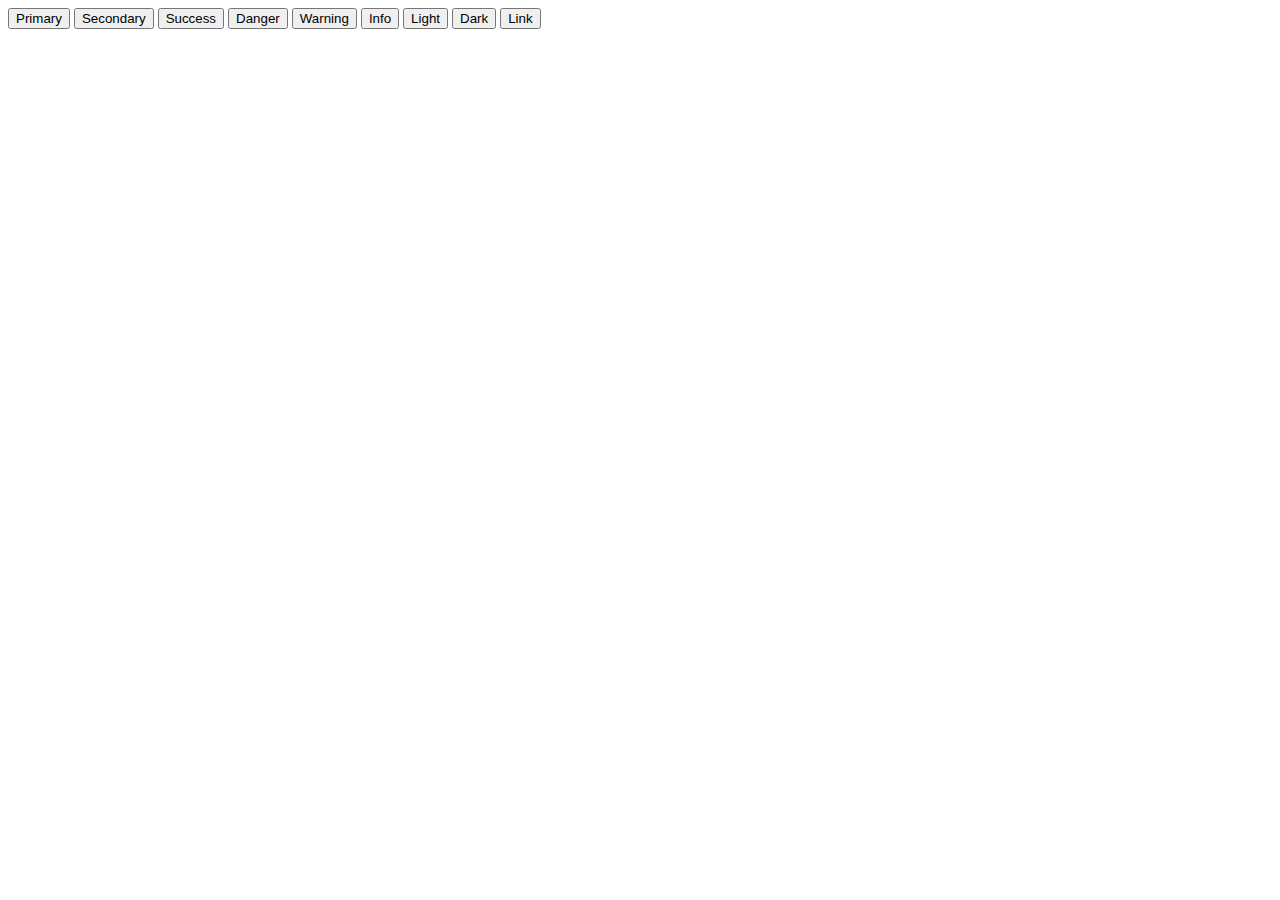
<file: bootstrap/index.html>
<!DOCTYPE html>
<html lang="en">
<head>
    <meta charset="UTF-8">
    <meta http-equiv="X-UA-Compatible" content="IE=edge">
    <meta name="viewport" content="width=device-width, initial-scale=1.0">
    <title>遠智證券 - 線上資產查詢</title>
</head>
<body>
    <button type="button" class="btn btn-primary">Primary</button>
<button type="button" class="btn btn-secondary">Secondary</button>
<button type="button" class="btn btn-success">Success</button>
<button type="button" class="btn btn-danger">Danger</button>
<button type="button" class="btn btn-warning">Warning</button>
<button type="button" class="btn btn-info">Info</button>
<button type="button" class="btn btn-light">Light</button>
<button type="button" class="btn btn-dark">Dark</button>

<button type="button" class="btn btn-link">Link</button>
    
</body>
</html>
</file>
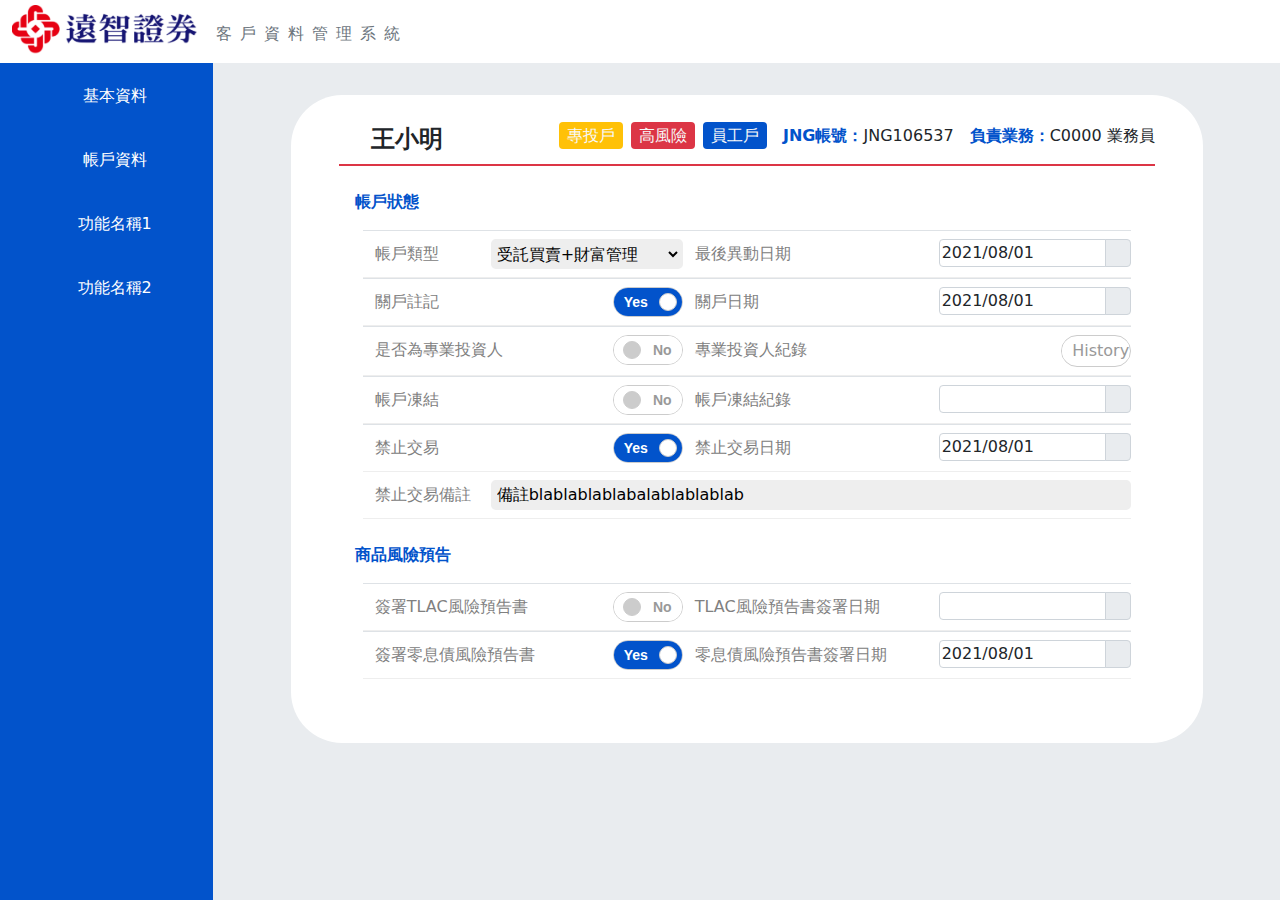
<file: demo_cusAcc.html>
<!DOCTYPE html>
<html lang="en">
<head>
    <meta charset="UTF-8">
    <meta http-equiv="X-UA-Compatible" content="IE=edge">
    <meta name="viewport" content="width=device-width, initial-scale=1.0">
    <link rel="stylesheet" href="css/all.css">
    <link rel="stylesheet" href="https://use.fontawesome.com/releases/v5.15.3/css/all.css" integrity="sha384-SZXxX4whJ79/gErwcOYf+zWLeJdY/qpuqC4cAa9rOGUstPomtqpuNWT9wdPEn2fk" crossorigin="anonymous">
    <link rel="stylesheet" href="datepicker/css/bootstrap-datepicker.min.css">
    <style type="text/css">
    .box{
      width: 100%;
      background-color: #fff;
    }
    .cusBar{
      height: 55px;
    }
    .cus-title{
      font-size: 1.5rem;
      line-height: 50px;
      font-weight: bold;
      white-space: nowrap;
    }
    .cus-title i{
      font-size: 1rem;
      line-height: 1.5;
    }
    .form-box label{
      line-height: 30px;
      color: grey;
    }
    select{
      background-color: #eee;
      border: none;
      outline: none;
      height: 30px;
      border: 2px solid #eee;
      border-radius: .3rem;
    }
    .addr{
      position: absolute;
      right: 6rem;
    }
    #left {
        position: fixed;
        top: 0;
        bottom: 0;
    }
    </style>
    <title>遠智證券 - 客戶資料管理系統</title>
</head>
<body>
  <header class="sticky-top">
    <div class="container-fluid d-flex justify-content-between">
    <h1 class="logo"><a href="index.html">客戶資料管理系統</a></h1>
</div>
</header>
<!-- Navbar -->
  <div class="container-fluid">
    <div class="row">
        <nav class="col-md-2 bg-primary navbar-dark py-2 p-0" id="left">
          <!-- workable -->
          <ul class="d-flex flex-wrap justify-content-center mt-5 p-0">
            <li class="w-100 mt-2"><a class="nav-link" href="demo_cusBasic.html" style="color:#fff"><i class="fas fa-user-alt"></i>基本資料</a></li>
            <li class="w-100"><a class="nav-link" href="demo_cusAcc.html" style="color:#fff"><i class="fas fa-user-alt"></i>帳戶資料</a></li>
            <li class="w-100"><a class="nav-link" href="#" style="color:#fff"><i class="fas fa-user-alt"></i>功能名稱1</a></li>
            <li class="w-100"><a class="nav-link" href="#" style="color:#fff"><i class="fas fa-user-alt"></i>功能名稱2</a></li>
          </ul>
        </nav>
  <!-- Main area -->
        <main class="col-md-10 offset-3 offset-md-2 py-2 mb-5">
          <div class="container">
            <div class="box rounded-semi mt-4 ps-5 pe-5 pt-3 pb-3">
              <!-- cusBar start -->
              <div class="cusBar d-flex justify-content-end flex-nowrap justify-content-lg-between align-items-end border-bottom border-2 border-danger mt-xl-0 mt-md-4">
                <span class="cus-title ms-3"><i class="fas fa-user-alt me-3"></i>王小明</span>
                <ul class="cus-info d-flex flex-sm-wrap justify-content-end">
                  <li class="ms-2"><span class="tag text-light pt-1 pb-1 ps-2 pe-2 rounded bg-warning">專投戶</span></li>
                  <li class="ms-2"><span class="tag text-light pt-1 pb-1 ps-2 pe-2 rounded bg-danger">高風險</span></li>
                  <li class="ms-2"><span class="tag text-light pt-1 pb-1 ps-2 pe-2 rounded bg-primary">員工戶</span></li>
                  <li class="ms-3"><span class="title text-primary fw-bold">JNG帳號：</span>JNG106537</li>
                  <li class="ms-3"><span class="title text-primary fw-bold">負責業務：</span>C0000 業務員</li>
                </ul>
              </div>
              <!-- Data group start -->
              <form action="" class="form-box pb-5">
                <div class="row"><div class="col-md-12 ms-3 mt-4 mb-3"><span class="title text-primary fw-bold">帳戶狀態</span></div></div>
                <div class="row ms-4 me-4">
                  <div class="col-md-2 border-top row-style"><label for="">帳戶類型</label></div>
                <div class="col-md-3 border-top row-style relative">
                  <select name="" id="" class="w-100 absolute-right">
                    <option value="受託買賣+財富管理 selected">受託買賣+財富管理</option>
                    <option value="單開受託買賣">單開受託買賣</option>
                    <option value="單開財富管理">單開財富管理</option>
                  </select>
                </div>  
                <div class="col-md-4 border-top row-style"><label for="">最後異動日期</label></div>
                  <div class="col-md-3 border-top row-style relative">
                    <!-- Datepicker starts -->
                      <div class="input-group date absolute-right" id="date">
                        <input type="text" id="months" class="form-control" value="2021/08/01">
                        <span class="input-group-addon input-group-text">
                          <i class="fas fa-calendar"></i>
                        </span>
                      </div>
                    </div>
                    <!-- End of Datepicker -->
                  <div class="col-md-3 border-top row-style"><label for="">關戶註記</label></div>
                  <div class="col-md-2 border-top row-style pe-0">
                    <div class="onoffswitch">
                      <input type="checkbox" name="onoffswitch" class="onoffswitch-checkbox" id="auth-1" tabindex="0" checked>
                      <label class="onoffswitch-label" for="auth-1">
                          <span class="onoffswitch-inner"></span>
                          <span class="onoffswitch-switch"></span>
                      </label>
                    </div>
                  </div>
                  <div class="col-md-4 border-top row-style"><label for="">關戶日期</label></div>
                  <div class="col-md-3 border-top row-style relative">
                    <!-- Datepicker starts -->
                      <div class="input-group date absolute-right" id="date">
                        <input type="text" id="months" class="form-control" value="2021/08/01">
                        <span class="input-group-addon input-group-text">
                          <i class="fas fa-calendar"></i>
                        </span>
                      </div>
                    </div>
                    <!-- End of Datepicker -->
                    <div class="col-md-3 border-top row-style"><label for="">是否為專業投資人</label></div>
                    <div class="col-md-2 border-top row-style pe-0">
                      <div class="onoffswitch">
                        <input type="checkbox" name="onoffswitch" class="onoffswitch-checkbox" id="auth-2" tabindex="0">
                        <label class="onoffswitch-label" for="auth-2">
                            <span class="onoffswitch-inner"></span>
                            <span class="onoffswitch-switch"></span>
                        </label>
                      </div>
                    </div>
                    <div class="col-md-4 border-top row-style"><label for="">專業投資人紀錄</label></div>
                    <div class="col-md-3 border-top row-style relative pe-0">
                      <div class="onoffswitch" style="text-align: center;">
                        <input type="checkbox" name="onoffswitch" class="onoffswitch-checkbox" tabindex="0">
                        <label class="onoffswitch-label">
                            <span class="onoffswitch-history"></span>
                        </label>
                      </div>
                    </div>                    
                    <div class="col-md-3 border-top row-style"><label for="">帳戶凍結</label></div>
                    <div class="col-md-2 border-top row-style pe-0">
                      <div class="onoffswitch">
                        <input type="checkbox" name="onoffswitch" class="onoffswitch-checkbox" id="auth-3" tabindex="0">
                        <label class="onoffswitch-label" for="auth-3">
                            <span class="onoffswitch-inner"></span>
                            <span class="onoffswitch-switch"></span>
                        </label>
                      </div>
                    </div>
                    <div class="col-md-4 border-top row-style"><label for="">帳戶凍結紀錄</label></div>
                    <div class="col-md-3 border-top row-style relative pe-0">
                      <!-- Datepicker starts -->
                      <div class="input-group date absolute-right" id="date">
                        <input type="text" id="months" class="form-control">
                        <span class="input-group-addon input-group-text">
                          <i class="fas fa-calendar"></i>
                        </span>
                      </div>
                      <!-- End of Datepicker -->
                    </div>
                    <div class="col-md-3 border-top row-style"><label for="">禁止交易</label></div>
                    <div class="col-md-2 border-top row-style pe-0">
                      <div class="onoffswitch">
                        <input type="checkbox" name="onoffswitch" class="onoffswitch-checkbox" id="auth-4" tabindex="0" checked>
                        <label class="onoffswitch-label" for="auth-4">
                            <span class="onoffswitch-inner"></span>
                            <span class="onoffswitch-switch"></span>
                        </label>
                      </div>
                    </div>
                    <div class="col-md-4 border-top row-style"><label for="">禁止交易日期</label></div>
                    <div class="col-md-3 border-top row-style relative">
                      <!-- Datepicker starts -->
                        <div class="input-group date absolute-right" id="date">
                          <input type="text" id="months" class="form-control" value="2021/08/01">
                          <span class="input-group-addon input-group-text">
                            <i class="fas fa-calendar"></i>
                          </span>
                        </div>
                      </div>
                      <!-- End of Datepicker -->                
                      <div class="col-md-2 row-style"><label for="">禁止交易備註</label></div>                      
                      <div class="col-md-10 row-style relative"><input type="text" class="w-100 input-style absolute-right" value="備註blablablablabalablablablab">
                      </div> 
                </div>
                  <div class="row"><div class="col-md-12 ms-3 mt-4 mb-3"><span class="title text-primary fw-bold">商品風險預告</span></div></div>
                  <div class="row ms-4 me-4">
                    <div class="col-md-3 border-top row-style"><label for="">簽署TLAC風險預告書</label></div>
                    <div class="col-md-2 border-top row-style pe-0">
                      <div class="onoffswitch">
                        <input type="checkbox" name="onoffswitch" class="onoffswitch-checkbox" id="auth-5" tabindex="0">
                        <label class="onoffswitch-label" for="auth-5">
                            <span class="onoffswitch-inner"></span>
                            <span class="onoffswitch-switch"></span>
                        </label>
                      </div>
                    </div>
                    <div class="col-md-4 border-top row-style"><label for="">TLAC風險預告書簽署日期</label></div>
                    <div class="col-md-3 border-top row-style relative">
                      <!-- Datepicker starts -->
                        <div class="input-group date absolute-right" id="date">
                          <input type="text" id="months" class="form-control">
                          <span class="input-group-addon input-group-text">
                            <i class="fas fa-calendar"></i>
                          </span>
                        </div>
                      </div>
                      <!-- End of Datepicker -->
                      <div class="col-md-3 border-top row-style"><label for="">簽署零息債風險預告書</label></div>
                      <div class="col-md-2 border-top row-style pe-0">
                        <div class="onoffswitch">
                          <input type="checkbox" name="onoffswitch" class="onoffswitch-checkbox" id="auth-6" tabindex="0" checked>
                          <label class="onoffswitch-label" for="auth-6">
                              <span class="onoffswitch-inner"></span>
                              <span class="onoffswitch-switch"></span>
                          </label>
                        </div>
                      </div>
                      <div class="col-md-4 border-top row-style"><label for="">零息債風險預告書簽署日期</label></div>
                      <div class="col-md-3 border-top row-style relative">
                        <!-- Datepicker starts -->
                          <div class="input-group date absolute-right" id="date">
                            <input type="text" id="months" class="form-control" value="2021/08/01">
                            <span class="input-group-addon input-group-text">
                              <i class="fas fa-calendar"></i>
                            </span>
                          </div>
                        </div>
                        <!-- End of Datepicker -->                    
                      </div>                    
                  </form>
              <!-- Data group end -->
        </div>
      </div>
        </main>
    </div>
</div>
<script src="js/jquery-3.6.0.min.js"></script>
<script src="js/bootstrap.bundle.js"></script>
<script src="datepicker/js/bootstrap-datepicker.js"></script>
<script src="datepicker/js/bootstrap-datepicker.zh-TW.min.js"></script>
<script>
  $(function(){
    $('#date').datepicker({
      startView: 0,
      minView: 0,
      autoclose: 'true',
      format: 'yyyy/mm/dd',
      language: 'zh-TW'
    });
  });
</script>
</body>
</html>
</file>
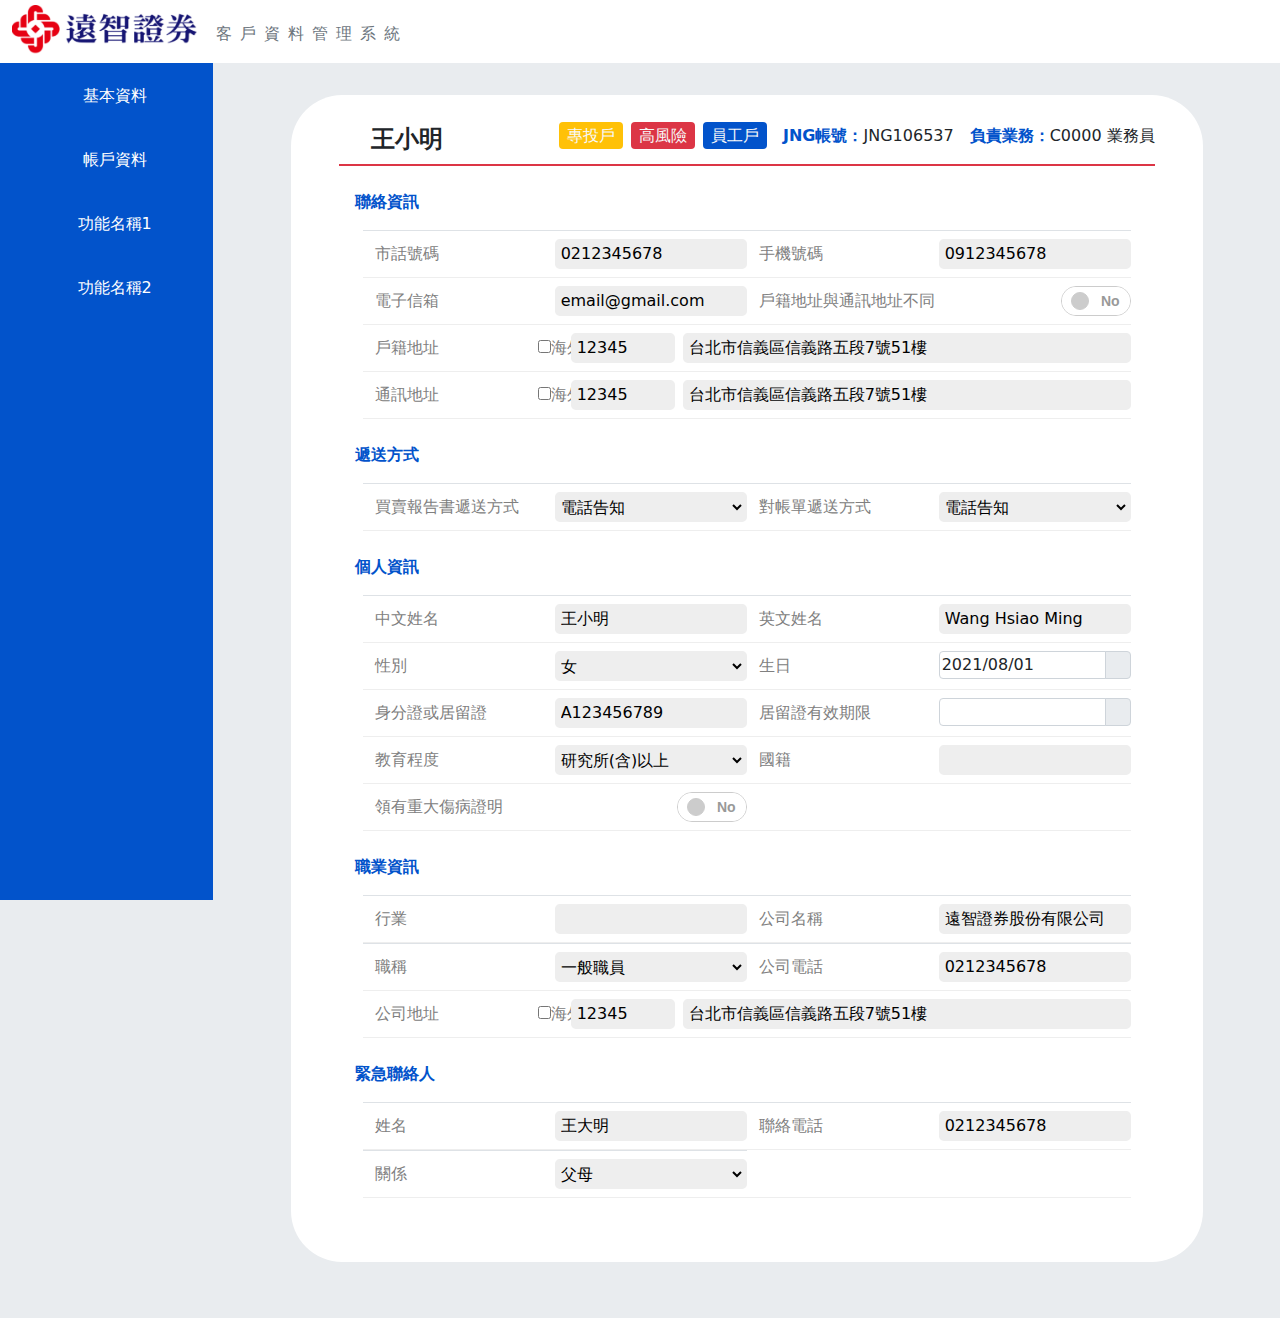
<file: demo_cusBasic.html>
<!DOCTYPE html>
<html lang="en">
<head>
    <meta charset="UTF-8">
    <meta http-equiv="X-UA-Compatible" content="IE=edge">
    <meta name="viewport" content="width=device-width, initial-scale=1.0">
    <link rel="stylesheet" href="css/all.css">
    <link rel="stylesheet" href="https://use.fontawesome.com/releases/v5.15.3/css/all.css" integrity="sha384-SZXxX4whJ79/gErwcOYf+zWLeJdY/qpuqC4cAa9rOGUstPomtqpuNWT9wdPEn2fk" crossorigin="anonymous">
    <link rel="stylesheet" href="datepicker/css/bootstrap-datepicker.min.css">
    <style type="text/css">
    .box{
      width: 100%;
      background-color: #fff;
    }
    .cusBar{
      height: 55px;
    }
    .cus-title{
      font-size: 1.5rem;
      line-height: 50px;
      font-weight: bold;
      white-space: nowrap;
    }
    .cus-title i{
      font-size: 1rem;
      line-height: 1.5;
    }
    .form-box label{
      line-height: 30px;
      color: grey;
    }
    select{
      background-color: #eee;
      border: none;
      outline: none;
      height: 30px;
      border: 2px solid #eee;
      border-radius: .3rem;
    }
    .addr{
      position: absolute;
      right: 6rem;
    }
    #left {
        position: fixed;
        top: 0;
        bottom: 0;
    }
    </style>
    <title>遠智證券 - 客戶資料管理系統</title>
</head>
<body>
  <header class="sticky-top">
    <div class="container-fluid d-flex justify-content-between">
    <h1 class="logo"><a href="index.html">客戶資料管理系統</a></h1>
</div>
</header>
<!-- Navbar -->
  <div class="container-fluid">
    <div class="row">
        <nav class="col-md-2 bg-primary navbar-dark py-2 p-0" id="left">
          <!-- workable -->
          <ul class="d-flex flex-wrap justify-content-center mt-5 p-0">
            <li class="w-100 mt-2"><a class="nav-link" href="demo_cusBasic.html" style="color:#fff"><i class="fas fa-user-alt"></i>基本資料</a></li>
            <li class="w-100"><a class="nav-link" href="demo_cusAcc.html" style="color:#fff"><i class="fas fa-user-alt"></i>帳戶資料</a></li>
            <li class="w-100"><a class="nav-link" href="#" style="color:#fff"><i class="fas fa-user-alt"></i>功能名稱1</a></li>
            <li class="w-100"><a class="nav-link" href="#" style="color:#fff"><i class="fas fa-user-alt"></i>功能名稱2</a></li>
          </ul>
        </nav>
  <!-- Main area -->
        <main class="col-md-10 offset-3 offset-md-2 py-2 mb-5">
          <div class="container">
            <div class="box rounded-semi mt-4 ps-5 pe-5 pt-3 pb-3">
              <!-- cusBar start -->
              <div class="cusBar d-flex justify-content-end flex-nowrap justify-content-lg-between align-items-end border-bottom border-2 border-danger mt-xl-0 mt-md-4">
                <span class="cus-title ms-3"><i class="fas fa-user-alt me-3"></i>王小明</span>
                <ul class="cus-info d-flex flex-sm-wrap justify-content-end">
                  <li class="ms-2"><span class="tag text-light pt-1 pb-1 ps-2 pe-2 rounded bg-warning">專投戶</span></li>
                  <li class="ms-2"><span class="tag text-light pt-1 pb-1 ps-2 pe-2 rounded bg-danger">高風險</span></li>
                  <li class="ms-2"><span class="tag text-light pt-1 pb-1 ps-2 pe-2 rounded bg-primary">員工戶</span></li>
                  <li class="ms-3"><span class="title text-primary fw-bold">JNG帳號：</span>JNG106537</li>
                  <li class="ms-3"><span class="title text-primary fw-bold">負責業務：</span>C0000 業務員</li>
                </ul>
              </div>
              <!-- Data group start -->
              <form action="" class="form-box pb-5">
                <div class="row"><div class="col-md-12 ms-3 mt-4 mb-3"><span class="title text-primary fw-bold">聯絡資訊</span></div></div>
                <div class="row ms-4 me-4">
                <div class="col-md-3 border-top row-style"><label for="">市話號碼</label></div>
                <div class="col-md-3 border-top row-style relative"><input type="text" class="w-100 input-style absolute-right" value="0212345678"></div>
                <div class="col-md-3 border-top row-style"><label for="">手機號碼</label></div>
                <div class="col-md-3 border-top row-style relative"><input type="text" class="w-100 input-style absolute-right" value="0912345678"></div>
                <div class="col-md-3 row-style"><label for="">電子信箱</label></div>
                <div class="col-md-3 row-style relative"><input type="email" class="w-100 input-style absolute-right" value="email@gmail.com"></div>
                <div class="col-md-4 row-style"><label for="">戶籍地址與通訊地址不同</label></div>
                <div class="col-md-2 row-style pe-0">
                  <div class="onoffswitch">
                    <input type="checkbox" name="onoffswitch" class="onoffswitch-checkbox" id="auth-address" tabindex="0">
                    <label class="onoffswitch-label" for="auth-address">
                        <span class="onoffswitch-inner"></span>
                        <span class="onoffswitch-switch"></span>
                    </label>
                  </div>
                </div>
                <div class="col-md-2 row-style"><label for="">戶籍地址</label></div>
                <div class="col-md-3 row-style relative">
                  <label class="me-1 addr"><input type="checkbox">海外</label>
                  <input type="text" class="input-style absolute-right me-2" value="12345" size="7">
                </div>
                <div class="col-md-7 row-style relative">
                  <input type="text" class="w-100 input-style absolute-right"value="台北市信義區信義路五段7號51樓"></div>
                  <div class="col-md-2 row-style"><label for="">通訊地址</label></div>
                  <div class="col-md-3 row-style relative">
                    <label class="me-1 addr"><input type="checkbox">海外</label>
                    <input type="text" class="input-style absolute-right me-2" value="12345" size="7"></div>
                  <div class="col-md-7 row-style relative">
                    <input type="text" class="w-100 input-style absolute-right" value="台北市信義區信義路五段7號51樓"></div>
                </div>
                <div class="row"><div class="col-md-12 ms-3 mt-4 mb-3"><span class="title text-primary fw-bold">遞送方式</span></div></div>
                <div class="row ms-4 me-4">
                  <div class="col-md-3 border-top row-style"><label for="">買賣報告書遞送方式</label></div>
                  <div class="col-md-3 border-top row-style relative">
                    <select name="" id="" class="w-100 absolute-right">
                      <option value="電話告知">電話告知</option>
                      <option value="郵寄通訊地">郵寄通訊地</option>
                      <option value="email">email</option>
                    </select>
                  </div>
                  <div class="col-md-3 border-top row-style"><label for="">對帳單遞送方式</label></div>
                  <div class="col-md-3 border-top row-style relative">
                    <select name="" id="" class="w-100 absolute-right">
                      <option value="電話告知">電話告知</option>
                      <option value="email">email</option>
                    </select>
                  </div>
                </div>
                  <div class="row"><div class="col-md-12 ms-3 mt-4 mb-3"><span class="title text-primary fw-bold">個人資訊</span></div></div>
                  <div class="row ms-4 me-4">
                    <div class="col-md-3 border-top row-style"><label for="">中文姓名</label></div>
                    <div class="col-md-3 border-top row-style relative"><input type="text" class="w-100 input-style absolute-right" value="王小明"></div>
                    <div class="col-md-3 border-top row-style"><label for="">英文姓名</label></div>
                    <div class="col-md-3 border-top row-style relative"><input type="text" class="w-100 input-style absolute-right" value="Wang Hsiao Ming"></div>
                    <div class="col-md-3 row-style"><label for="">性別</label></div>
                    <div class="col-md-3 row-style relative">
                      <select name="" id="" class="w-100 absolute-right">
                        <option value="男">男</option>
                        <option value="女" selected>女</option>
                      </select>
                    </div>
                    <div class="col-md-3 row-style"><label for="">生日</label></div>
                    <div class="col-md-3 row-style relative">
                      <!-- Datepicker starts -->
                        <div class="input-group date absolute-right" id="date">
                          <input type="text" id="months" class="form-control" value="2021/08/01">
                          <span class="input-group-addon input-group-text">
                            <i class="fas fa-calendar"></i>
                          </span>
                        </div>
                      </div>
                      <!-- End of Datepicker -->
                      <div class="col-md-3 row-style"><label for="">身分證或居留證</label></div>
                      <div class="col-md-3 row-style relative"><input type="text" class="w-100 input-style absolute-right" value="A123456789"></div>
                      <div class="col-md-3 row-style"><label for="">居留證有效期限</label></div>
                      <div class="col-md-3 row-style relative">
                      <!-- Datepicker starts -->
                        <div class="input-group date absolute-right" id="date">
                          <input type="text" id="months" class="form-control" value="">
                          <span class="input-group-addon input-group-text">
                            <i class="fas fa-calendar"></i>
                          </span>
                        </div>
                      </div>
                      <!-- End of Datepicker -->
                      <div class="col-md-3 row-style"><label for="">教育程度</label></div>
                      <div class="col-md-3 row-style relative">
                        <select name="" id="" class="w-100 absolute-right">
                          <option value="國中以下">國中以下</option>
                          <option value="高中/職">高中/職</option>
                          <option value="大學/大專">大學/大專</option>
                          <option value="研究所(含)以上" selected>研究所(含)以上</option>
                        </select>
                      </div>
                      <div class="col-md-3 row-style"><label for="">國籍</label></div>
                      <div class="col-md-3 row-style relative">
                        <input list="nation" class="w-100 input-style absolute-right">
                        <datalist id="nation" class="">
                          <option value="AS 美屬薩摩亞"></option>
                          <option value="BA 波士尼亞"></option>
                          <option value="TW 中華民國"></option>
                          <option value="ZA 南非共和國"></option>
                        </datalist>
                      </div>
                      <div class="col-md-4 row-style"><label for="">領有重大傷病證明</label></div>
                      <div class="col-md-2 row-style pe-0">
                        <div class="onoffswitch">
                          <input type="checkbox" name="onoffswitch" class="onoffswitch-checkbox" id="auth-illness" tabindex="0">
                          <label class="onoffswitch-label" for="auth-illness">
                              <span class="onoffswitch-inner"></span>
                              <span class="onoffswitch-switch"></span>
                          </label>
                        </div>
                      </div>
                      <div class="col-md-3 row-style"></div>
                      <div class="col-md-3 row-style"></div>
                  </div>
                  <div class="row"><div class="col-md-12 ms-3 mt-4 mb-3"><span class="title text-primary fw-bold">職業資訊</span></div></div>
                    <div class="row ms-4 me-4">
                      <div class="col-md-3 border-top row-style"><label for="">行業</label></div>
                      <div class="col-md-3 border-top row-style relative">
                        <input list="industry" class="w-100 input-style absolute-right">
                        <datalist id="industry" class="">
                          <option value="A 農林漁牧業"></option>
                          <option value="B 礦業及土石採取業"></option>
                          <option value="K 金融及保險業"></option>
                          <option value="S 其他服務業"></option>
                        </datalist>
                      </div>
                      <div class="col-md-3 border-top row-style"><label for="">公司名稱</label></div>
                      <div class="col-md-3 border-top row-style relative"><input type="text" class="w-100 input-style absolute-right" value="遠智證券股份有限公司"></div>
                      <div class="col-md-3 border-top row-style"><label for="">職稱</label></div>
                      <div class="col-md-3 border-top row-style relative">
                        <select name="" id="" class="w-100 absolute-right">
                          <option value="一般職員">一般職員</option>
                          <option value="中高階主管">中高階主管</option>
                          <option value="負責人">負責人</option>
                        </select>
                      </div>
                      <div class="col-md-3 border-top row-style"><label for="">公司電話</label></div>
                      <div class="col-md-3 border-top row-style relative"><input type="text" class="w-100 input-style absolute-right" value="0212345678"></div>
                      <div class="col-md-2 row-style"><label for="">公司地址</label></div>
                        <div class="col-md-3 row-style relative">
                          <label class="me-1 addr"><input type="checkbox">海外</label>
                          <input type="text" class="input-style absolute-right me-2" value="12345" size="7"></div>
                        <div class="col-md-7 row-style relative">
                          <input type="text" class="w-100 input-style absolute-right" value="台北市信義區信義路五段7號51樓"></div>
                      </div>
                      <div class="row"><div class="col-md-12 ms-3 mt-4 mb-3"><span class="title text-primary fw-bold">緊急聯絡人</span></div></div>
                        <div class="row ms-4 me-4">
                          <div class="col-md-3 border-top row-style"><label for="">姓名</label></div>
                          <div class="col-md-3 border-top row-style relative"><input type="text" class="w-100 input-style absolute-right" value="王大明"></div>
                          <div class="col-md-3 border-top row-style"><label for="">聯絡電話</label></div>
                <div class="col-md-3 border-top row-style relative"><input type="text" class="w-100 input-style absolute-right" value="0212345678"></div>
                          <div class="col-md-3 border-top row-style"><label for="">關係</label></div>
                          <div class="col-md-3 border-top row-style relative">
                            <select name="" id="" class="w-100 absolute-right">
                              <option value="配偶">配偶</option>
                              <option value="子女">子女</option>
                              <option value="父母" selected>父母</option>
                              <option value="兄弟姊妹">兄弟姊妹</option>
                              <option value="其他">其他</option>
                            </select>
                          </div>
                          <div class="col-md-3 row-style"></div>
                          <div class="col-md-3 row-style"></div>
                        </div>
                      </div>
                    </div>                    
                  </form>
              <!-- Data group end -->
        </div>
      </div>
        </main>
    </div>
</div>
<script src="js/jquery-3.6.0.min.js"></script>
<script src="js/bootstrap.bundle.js"></script>
<script src="datepicker/js/bootstrap-datepicker.js"></script>
<script src="datepicker/js/bootstrap-datepicker.zh-TW.min.js"></script>
<script>
  $(function(){
    $('#date').datepicker({
      startView: 0,
      minView: 0,
      autoclose: 'true',
      format: 'yyyy/mm/dd',
      language: 'zh-TW'
    });
  });
</script>
</body>
</html>
</file>
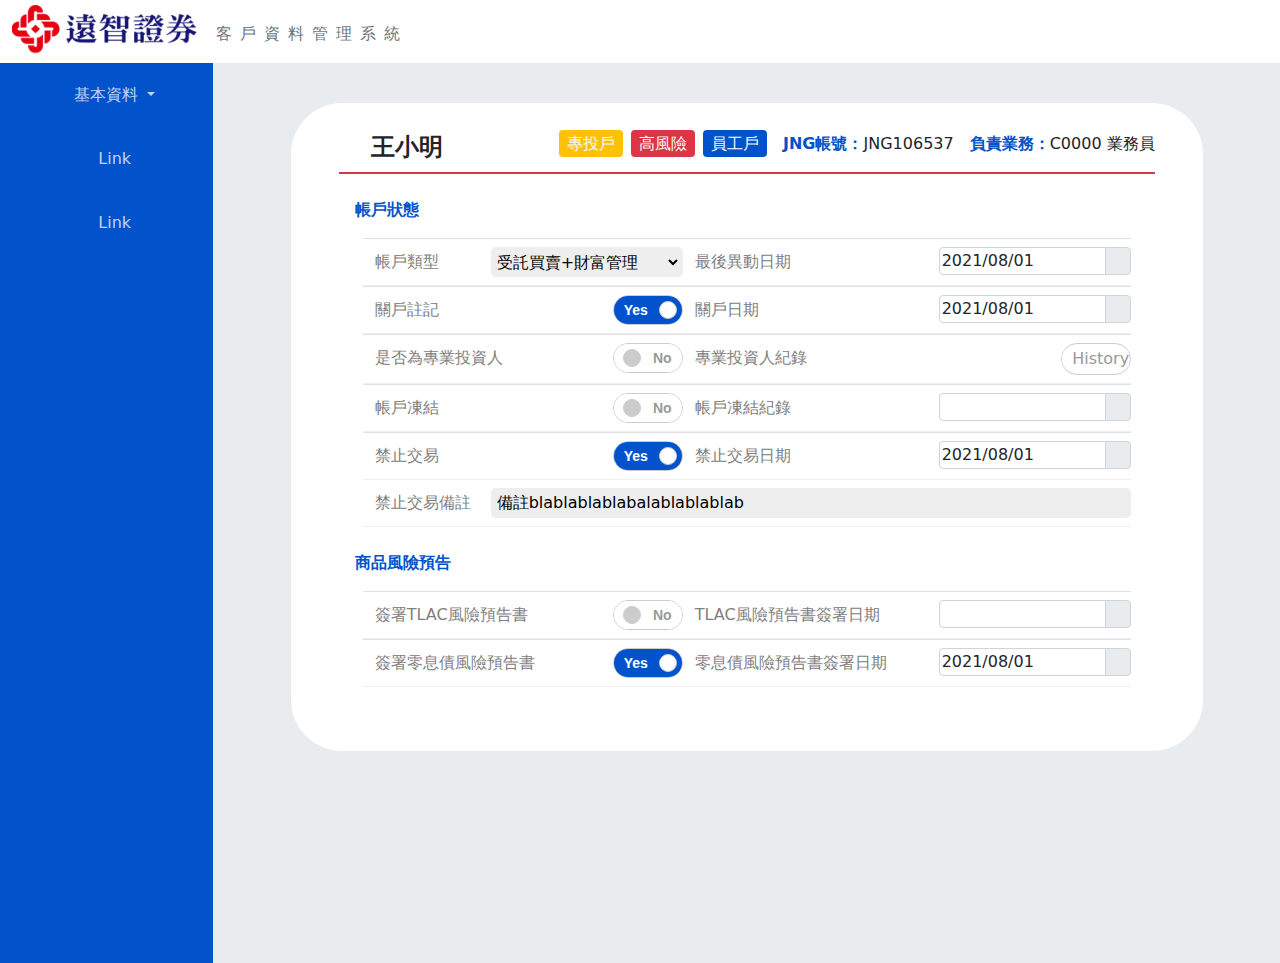
<file: demo_index copy.html>
<!DOCTYPE html>
<html lang="en">
  <head>
    <meta charset="UTF-8">
    <meta http-equiv="X-UA-Compatible" content="IE=edge">
    <meta name="viewport" content="width=device-width, initial-scale=1.0">
    <link rel="stylesheet" href="css/all.css">
    <link rel="stylesheet" href="https://use.fontawesome.com/releases/v5.15.3/css/all.css" integrity="sha384-SZXxX4whJ79/gErwcOYf+zWLeJdY/qpuqC4cAa9rOGUstPomtqpuNWT9wdPEn2fk" crossorigin="anonymous">
    <link rel="stylesheet" href="datepicker/css/bootstrap-datepicker.min.css">
    
    <style type="text/css">
    .box{
      width: 100%;
      background-color: #fff;
    }
    .cusBar{
      height: 55px;
    }
    .cus-title{
      font-size: 1.5rem;
      line-height: 50px;
      font-weight: bold;
    }
    .cus-title i{
      font-size: 1rem;
      line-height: 1.5;
    }
    .form-box label{
      line-height: 30px;
      color: grey;
    }
    select{
      background-color: #eee;
      border: none;
      outline: none;
      height: 30px;
      border: 2px solid #eee;
      border-radius: .3rem;
    }
    .addr{
      position: absolute;
      right: 6rem;
    }
    #sideBar {
        /* position: fixed; */
        top: 66px;
        bottom: 0;
    }
    </style>
    <title>遠智證券 - 客戶資料管理系統</title>
</head>
<body>
    <header class="sticky-top">
        <div class="container-fluid d-flex justify-content-between">
        <h1 class="logo"><a href="index.html">客戶資料管理系統</a></h1>
    </div>
    </header>
    <div class="container-fluid">
      <div class="row wrapper min-vh-100 flex-column flex-sm-row">
          <aside class="col-12 col-lg-2 col-sm-3 p-0 bg-primary flex-shrink-1">
              <nav class="navbar navbar-expand-sm navbar-dark bg-primary align-items-start flex-sm-column flex-row pt-2 pb-2 pt-sm-0 pb-sm-0">
                  <a href class="navbar-toggler" data-bs-toggle="collapse" data-bs-target=".sidebar">
                      <span class="navbar-toggler-icon"></span>
                  </a>
                  <div class="collapse navbar-collapse sidebar w-100">
                      <ul class="flex-column navbar-nav w-100 justify-content-between">
                          <li class="nav-item">
                              <a class="nav-link pl-0 dropdown-toggle text-nowrap" href="#m1" data-bs-toggle="collapse" data-bs-target="#m1" aria-expanded="false">
                                  <i class="fa fa-address-card-o fa-fw"></i> <span class="">基本資料</span>
                              </a>
                              <div class="collapse" id="m1">
                                  <ul class="flex-column nav">
                                      <a class="nav-link px-0 text-truncate" href="#">Sub</a>
                                      <a class="nav-link px-0 text-truncate" href="#">Sub longer</a>
                                  </ul>
                              </div>
                          </li>
                          <li class="nav-item">
                              <a class="nav-link pl-0" href="#"><i class="fa fa-book fa-fw"></i> <span class="">Link</span></a>
                          </li>
                          <li class="nav-item">
                              <a class="nav-link pl-0" href="#"><i class="fa fa-heart fa-fw"></i> <span class="">Link</span></a>
                          </li>
                      </ul>
                  </div>
              </nav>
          </aside>
          <main class="col bg-faded py-3">
            <div class="container">
              <div class="box rounded-semi mt-4 ps-5 pe-5 pt-3 pb-3">
                <!-- cusBar start -->
                <div class="cusBar d-flex justify-content-end flex-nowrap justify-content-lg-between align-items-end border-bottom border-2 border-danger mt-xl-0 mt-md-4">
                  <span class="cus-title ms-3"><i class="fas fa-user-alt me-3"></i>王小明</span>
                  <ul class="cus-info d-flex flex-sm-wrap justify-content-end">
                    <li class="ms-2"><span class="tag text-light pt-1 pb-1 ps-2 pe-2 rounded bg-warning">專投戶</span></li>
                    <li class="ms-2"><span class="tag text-light pt-1 pb-1 ps-2 pe-2 rounded bg-danger">高風險</span></li>
                    <li class="ms-2"><span class="tag text-light pt-1 pb-1 ps-2 pe-2 rounded bg-primary">員工戶</span></li>
                    <li class="ms-3"><span class="title text-primary fw-bold">JNG帳號：</span>JNG106537</li>
                    <li class="ms-3"><span class="title text-primary fw-bold">負責業務：</span>C0000 業務員</li>
                  </ul>
                </div>
                <!-- Data group start -->
                <form action="" class="form-box pb-5">
                  <div class="row"><div class="col-md-12 ms-3 mt-4 mb-3"><span class="title text-primary fw-bold">帳戶狀態</span></div></div>
                  <div class="row ms-4 me-4">
                    <div class="col-md-2 border-top row-style"><label for="">帳戶類型</label></div>
                  <div class="col-md-3 border-top row-style relative">
                    <select name="" id="" class="w-100 absolute-right">
                      <option value="受託買賣+財富管理 selected">受託買賣+財富管理</option>
                      <option value="單開受託買賣">單開受託買賣</option>
                      <option value="單開財富管理">單開財富管理</option>
                    </select>
                  </div>  
                  <div class="col-md-4 border-top row-style"><label for="">最後異動日期</label></div>
                    <div class="col-md-3 border-top row-style relative">
                      <!-- Datepicker starts -->
                        <div class="input-group date absolute-right" id="date">
                          <input type="text" id="months" class="form-control" value="2021/08/01">
                          <span class="input-group-addon input-group-text">
                            <i class="fas fa-calendar"></i>
                          </span>
                        </div>
                      </div>
                      <!-- End of Datepicker -->
                    <div class="col-md-3 border-top row-style"><label for="">關戶註記</label></div>
                    <div class="col-md-2 border-top row-style pe-0">
                      <div class="onoffswitch">
                        <input type="checkbox" name="onoffswitch" class="onoffswitch-checkbox" id="auth-1" tabindex="0" checked>
                        <label class="onoffswitch-label" for="auth-1">
                            <span class="onoffswitch-inner"></span>
                            <span class="onoffswitch-switch"></span>
                        </label>
                      </div>
                    </div>
                    <div class="col-md-4 border-top row-style"><label for="">關戶日期</label></div>
                    <div class="col-md-3 border-top row-style relative">
                      <!-- Datepicker starts -->
                        <div class="input-group date absolute-right" id="date">
                          <input type="text" id="months" class="form-control" value="2021/08/01">
                          <span class="input-group-addon input-group-text">
                            <i class="fas fa-calendar"></i>
                          </span>
                        </div>
                      </div>
                      <!-- End of Datepicker -->
                      <div class="col-md-3 border-top row-style"><label for="">是否為專業投資人</label></div>
                      <div class="col-md-2 border-top row-style pe-0">
                        <div class="onoffswitch">
                          <input type="checkbox" name="onoffswitch" class="onoffswitch-checkbox" id="auth-2" tabindex="0">
                          <label class="onoffswitch-label" for="auth-2">
                              <span class="onoffswitch-inner"></span>
                              <span class="onoffswitch-switch"></span>
                          </label>
                        </div>
                      </div>
                      <div class="col-md-4 border-top row-style"><label for="">專業投資人紀錄</label></div>
                      <div class="col-md-3 border-top row-style relative pe-0">
                        <div class="onoffswitch" style="text-align: center;">
                          <input type="checkbox" name="onoffswitch" class="onoffswitch-checkbox" tabindex="0">
                          <label class="onoffswitch-label">
                              <span class="onoffswitch-history"></span>
                          </label>
                        </div>
                      </div>                    
                      <div class="col-md-3 border-top row-style"><label for="">帳戶凍結</label></div>
                      <div class="col-md-2 border-top row-style pe-0">
                        <div class="onoffswitch">
                          <input type="checkbox" name="onoffswitch" class="onoffswitch-checkbox" id="auth-3" tabindex="0">
                          <label class="onoffswitch-label" for="auth-3">
                              <span class="onoffswitch-inner"></span>
                              <span class="onoffswitch-switch"></span>
                          </label>
                        </div>
                      </div>
                      <div class="col-md-4 border-top row-style"><label for="">帳戶凍結紀錄</label></div>
                      <div class="col-md-3 border-top row-style relative pe-0">
                        <!-- Datepicker starts -->
                        <div class="input-group date absolute-right" id="date">
                          <input type="text" id="months" class="form-control">
                          <span class="input-group-addon input-group-text">
                            <i class="fas fa-calendar"></i>
                          </span>
                        </div>
                        <!-- End of Datepicker -->
                      </div>
                      <div class="col-md-3 border-top row-style"><label for="">禁止交易</label></div>
                      <div class="col-md-2 border-top row-style pe-0">
                        <div class="onoffswitch">
                          <input type="checkbox" name="onoffswitch" class="onoffswitch-checkbox" id="auth-4" tabindex="0" checked>
                          <label class="onoffswitch-label" for="auth-4">
                              <span class="onoffswitch-inner"></span>
                              <span class="onoffswitch-switch"></span>
                          </label>
                        </div>
                      </div>
                      <div class="col-md-4 border-top row-style"><label for="">禁止交易日期</label></div>
                      <div class="col-md-3 border-top row-style relative">
                        <!-- Datepicker starts -->
                          <div class="input-group date absolute-right" id="date">
                            <input type="text" id="months" class="form-control" value="2021/08/01">
                            <span class="input-group-addon input-group-text">
                              <i class="fas fa-calendar"></i>
                            </span>
                          </div>
                        </div>
                        <!-- End of Datepicker -->                
                        <div class="col-md-2 row-style"><label for="">禁止交易備註</label></div>                      
                        <div class="col-md-10 row-style relative"><input type="text" class="w-100 input-style absolute-right" value="備註blablablablabalablablablab">
                        </div> 
                  </div>
                    <div class="row"><div class="col-md-12 ms-3 mt-4 mb-3"><span class="title text-primary fw-bold">商品風險預告</span></div></div>
                    <div class="row ms-4 me-4">
                      <div class="col-md-3 border-top row-style"><label for="">簽署TLAC風險預告書</label></div>
                      <div class="col-md-2 border-top row-style pe-0">
                        <div class="onoffswitch">
                          <input type="checkbox" name="onoffswitch" class="onoffswitch-checkbox" id="auth-5" tabindex="0">
                          <label class="onoffswitch-label" for="auth-5">
                              <span class="onoffswitch-inner"></span>
                              <span class="onoffswitch-switch"></span>
                          </label>
                        </div>
                      </div>
                      <div class="col-md-4 border-top row-style"><label for="">TLAC風險預告書簽署日期</label></div>
                      <div class="col-md-3 border-top row-style relative">
                        <!-- Datepicker starts -->
                          <div class="input-group date absolute-right" id="date">
                            <input type="text" id="months" class="form-control">
                            <span class="input-group-addon input-group-text">
                              <i class="fas fa-calendar"></i>
                            </span>
                          </div>
                        </div>
                        <!-- End of Datepicker -->
                        <div class="col-md-3 border-top row-style"><label for="">簽署零息債風險預告書</label></div>
                        <div class="col-md-2 border-top row-style pe-0">
                          <div class="onoffswitch">
                            <input type="checkbox" name="onoffswitch" class="onoffswitch-checkbox" id="auth-6" tabindex="0" checked>
                            <label class="onoffswitch-label" for="auth-6">
                                <span class="onoffswitch-inner"></span>
                                <span class="onoffswitch-switch"></span>
                            </label>
                          </div>
                        </div>
                        <div class="col-md-4 border-top row-style"><label for="">零息債風險預告書簽署日期</label></div>
                        <div class="col-md-3 border-top row-style relative">
                          <!-- Datepicker starts -->
                            <div class="input-group date absolute-right" id="date">
                              <input type="text" id="months" class="form-control" value="2021/08/01">
                              <span class="input-group-addon input-group-text">
                                <i class="fas fa-calendar"></i>
                              </span>
                            </div>
                          </div>
                          <!-- End of Datepicker -->                    
                        </div>                    
                    </form>
                <!-- Data group end -->
          </div>
        </div>
          </main>
      </div>
  </div>
<script src="js/jquery-3.6.0.min.js"></script>
<script src="js/bootstrap.bundle.js"></script>
<script src="datepicker/js/bootstrap-datepicker.js"></script>
<script src="datepicker/js/bootstrap-datepicker.zh-TW.min.js"></script>
<script>
  $(function(){
    $('#date').datepicker({
      startView: 0,
      minView: 0,
      autoclose: 'true',
      format: 'yyyy/mm/dd',
      language: 'zh-TW'
    });
  });
</script>
</body>
</html>
</file>
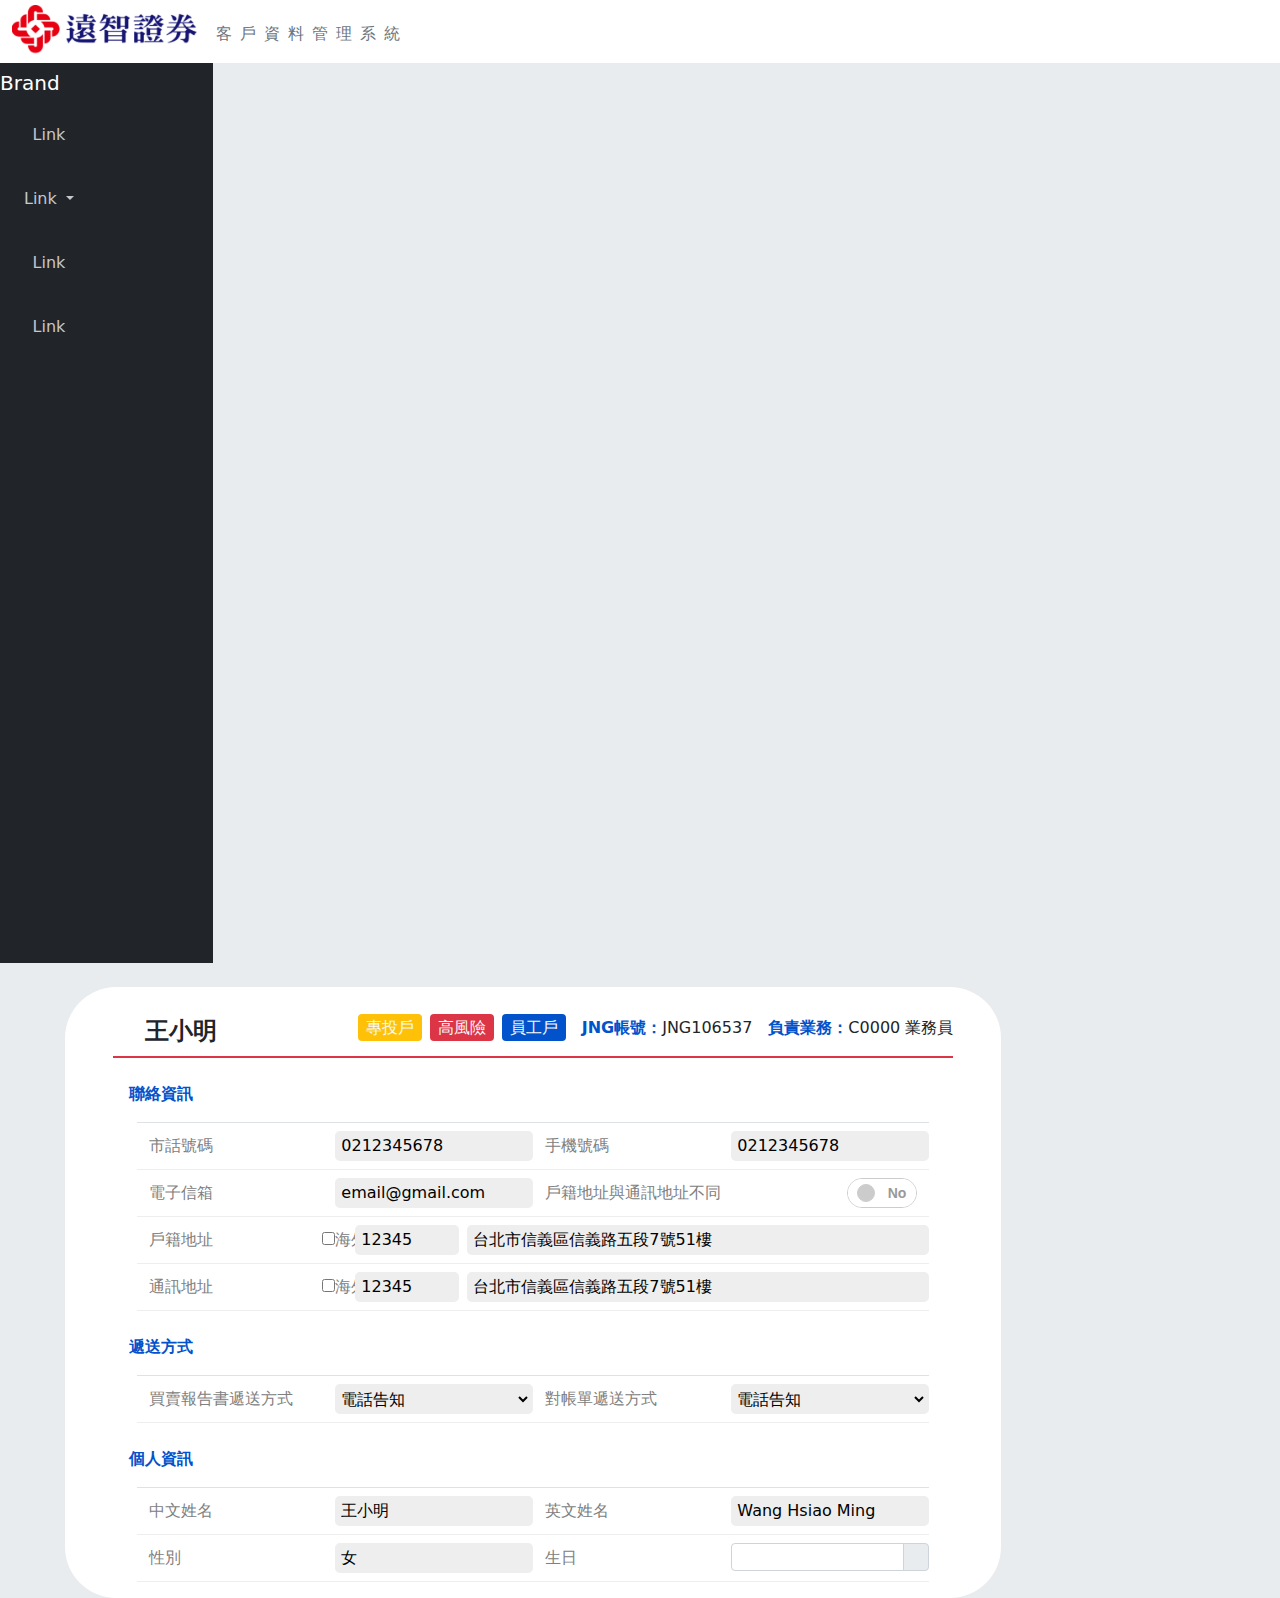
<file: demo_index.html>
<!DOCTYPE html>
<html lang="en">
  <head>
    <meta charset="UTF-8">
    <meta http-equiv="X-UA-Compatible" content="IE=edge">
    <meta name="viewport" content="width=device-width, initial-scale=1.0">
    <link rel="stylesheet" href="css/all.css">
    <link rel="stylesheet" href="https://use.fontawesome.com/releases/v5.15.3/css/all.css" integrity="sha384-SZXxX4whJ79/gErwcOYf+zWLeJdY/qpuqC4cAa9rOGUstPomtqpuNWT9wdPEn2fk" crossorigin="anonymous">
    <link rel="stylesheet" href="datepicker/css/bootstrap-datepicker.min.css">
    
    <style type="text/css">
    .box{
      width: 100%;
      background-color: #fff;
    }
    .cusBar{
      height: 55px;
    }
    .cus-title{
      font-size: 1.5rem;
      line-height: 50px;
      font-weight: bold;
    }
    .cus-title i{
      font-size: 1rem;
      line-height: 1.5;
    }
    .form-box label{
      line-height: 30px;
      color: grey;
    }
    select{
      background-color: #eee;
      border: none;
      outline: none;
      height: 30px;
      border: 2px solid #eee;
      border-radius: .3rem;
    }
    .addr{
      position: absolute;
      right: 6rem;
    }
    #sideBar {
        /* position: fixed; */
        top: 66px;
        bottom: 0;
    }
    </style>
    <title>遠智證券 - 客戶資料管理系統</title>
</head>
<body>
    <header class="sticky-top">
        <div class="container-fluid d-flex justify-content-between">
        <h1 class="logo"><a href="index.html">客戶資料管理系統</a></h1>
    </div>
    </header>
        <div class="row wrapper min-vh-100 flex-column flex-sm-row g-0">
          <aside class="col-12 col-sm-2 p-0 bg-dark flex-shrink-1">
            <nav class="navbar navbar-expand-sm navbar-dark bg-dark align-items-start flex-sm-column flex-row">
                <a class="navbar-brand" href="#"><i class="fa fa-bullseye fa-fw"></i> Brand</a>
                <a href class="navbar-toggler" data-toggle="collapse" data-target="test">
                    <span class="navbar-toggler-icon"></span>
                </a>
                <div class="collapse navbar-collapse" id="test">
                    <ul class="flex-column navbar-nav w-100 justify-content-between">
                        <li class="nav-item">
                            <a class="nav-link pl-0" href="#"><i class="fa fa-heart-o fa-fw"></i> <span class="">Link</span></a>
                        </li>
                        <li class="nav-item">
                            <a class="nav-link pl-0 dropdown-toggle text-nowrap" href="#m1" data-parent="#navbar1" data-toggle="collapse" data-target="#m1" aria-expanded="false">
                                <i class="fa fa-address-card-o fa-fw"></i> <span class=""> Link</span>
                            </a>
                            <div class="collapse" id="m1">
                                <ul class="flex-column nav">
                                    <a class="nav-link px-0 text-truncate" href="#">Sub</a>
                                    <a class="nav-link px-0 text-truncate" href="#">Sub longer</a>
                                </ul>
                            </div>
                        </li>
                        <li class="nav-item">
                            <a class="nav-link pl-0" href="#"><i class="fa fa-book fa-fw"></i> <span class="">Link</span></a>
                        </li>
                        <li class="nav-item">
                            <a class="nav-link pl-0" href="#"><i class="fa fa-heart fa-fw"></i> <span class="">Link</span></a>
                        </li>
                    </ul>
                </div>
            </nav>
        </aside>
            <!-- <nav class="navbar navbar-dark d-md-none bg-dark">
              <div class="container-fluid">
                <button class="navbar-toggler" type="button" data-bs-toggle="collapse" data-bs-target="#navbarToggleExternalContent" aria-controls="navbarToggleExternalContent" aria-expanded="true" aria-label="Toggle navigation">
                  <span class="navbar-toggler-icon"></span>
                </button>
              </div>
            </nav>
            <div class="col-12 col-md-2 bg-primary">
              <div class="collapse navbar-collapse show" id="navbarToggleExternalContent">
                <ul>
                  <li><a class="d-block" href="#" style="color: #fff; border: 1px solid #fff">10000</a></li>
                  <li><a class="d-block" href="#" style="color: #fff; border: 1px solid #fff">20000</a></li>
                  <li><a class="d-block" href="#" style="color: #fff; border: 1px solid #fff">30000</a></li>
                </ul>
              </div> -->
          
        </div>
          <!-- Navbar Old -->
          <!-- <nav class="navbar navbar-expand-md col-lg-2 col-md-3 pt-md-0 navbar-dark bg-primary">
            <button class="navbar-toggler" type="button" data-bs-toggle="collapse" data-bs-target="#sideBar">
              <span class="navbar-toggler-icon"></span>
            </button>
            <div class="collapse navbar-collapse h-100" id="sideBar">
              <ul class="navbar-nav mb-2 mb-lg-0 mt-0 w-100 h-100 d-flex flex-column justify-content-md-start">
                <li class="nav-item text-center">
                  <a class="nav-link" href="#"><i class="fas fa-user-alt"></i>客戶資料</a>
                </li>
              </ul>
            </div>
          </nav> -->
    <!-- Main content -->
          <main class="col-lg-10 col-md-9">
            <div class="container">
              <div class="box rounded-semi mt-4 ps-5 pe-5 pt-3 pb-3">
                <!-- cusBar start -->
                <div class="cusBar d-flex justify-content-between align-items-end border-bottom border-2 border-danger">
                  <span class="cus-title ms-3"><i class="fas fa-user-alt me-3"></i>王小明</span>
                  <ul class="cus-info d-flex justify-content-end">
                    <li class="ms-2"><span class="tag text-light pt-1 pb-1 ps-2 pe-2 rounded bg-warning">專投戶</span></li>
                    <li class="ms-2"><span class="tag text-light pt-1 pb-1 ps-2 pe-2 rounded bg-danger">高風險</span></li>
                    <li class="ms-2"><span class="tag text-light pt-1 pb-1 ps-2 pe-2 rounded bg-primary">員工戶</span></li>
                    <li class="ms-3"><span class="title text-primary fw-bold">JNG帳號：</span>JNG106537</li>
                    <li class="ms-3"><span class="title text-primary fw-bold">負責業務：</span>C0000 業務員</li>
                  </ul>
                </div>
                <!-- Data group start -->
                <form action="" class="form-box">
                  <div class="row"><div class="col-md-12 ms-3 mt-4 mb-3"><span class="title text-primary fw-bold">聯絡資訊</span></div></div>
                  <div class="row ms-4 me-4">
                  <div class="col-md-3 border-top row-style"><label for="">市話號碼</label></div>
                  <div class="col-md-3 border-top row-style relative"><input type="text" class="w-100 input-style absolute-right" value="0212345678"></div>
                  <div class="col-md-3 border-top row-style"><label for="">手機號碼</label></div>
                  <div class="col-md-3 border-top row-style relative"><input type="text" class="w-100 input-style absolute-right" value="0212345678"></div>
                  <div class="col-md-3 row-style"><label for="">電子信箱</label></div>
                  <div class="col-md-3 row-style relative"><input type="email" class="w-100 input-style absolute-right" value="email@gmail.com"></div>
                  <div class="col-md-4 row-style"><label for="">戶籍地址與通訊地址不同</label></div>
                  <div class="col-md-2 row-style relative">
                    <div class="onoffswitch absolute-right">
                      <input type="checkbox" name="onoffswitch" class="onoffswitch-checkbox" id="myonoffswitch" tabindex="0">
                      <label class="onoffswitch-label" for="myonoffswitch">
                          <span class="onoffswitch-inner"></span>
                          <span class="onoffswitch-switch"></span>
                      </label>
                    </div>
                  </div>
                  <div class="col-md-2 row-style"><label for="">戶籍地址</label></div>
                  <div class="col-md-3 row-style relative">
                    <label class="me-1 addr"><input type="checkbox">海外</label>
                    <input type="text" class="input-style absolute-right me-2" value="12345" size="7">
                  </div>
                  <div class="col-md-7 row-style relative">
                    <input type="text" class="w-100 input-style absolute-right"value="台北市信義區信義路五段7號51樓"></div>
                    <div class="col-md-2 row-style"><label for="">通訊地址</label></div>
                    <div class="col-md-3 row-style relative">
                      <label class="me-1 addr"><input type="checkbox">海外</label>
                      <input type="text" class="input-style absolute-right me-2" value="12345" size="7"></div>
                    <div class="col-md-7 row-style relative">
                      <input type="text" class="w-100 input-style absolute-right" value="台北市信義區信義路五段7號51樓"></div>
                  </div>
                  <div class="row"><div class="col-md-12 ms-3 mt-4 mb-3"><span class="title text-primary fw-bold">遞送方式</span></div></div>
                  <div class="row ms-4 me-4">
                    <div class="col-md-3 border-top row-style"><label for="">買賣報告書遞送方式</label></div>
                    <div class="col-md-3 border-top row-style relative">
                      <select name="" id="" class="w-100 absolute-right">
                        <option value="電話告知">電話告知</option>
                        <option value="郵寄通訊地">郵寄通訊地</option>
                        <option value="email">email</option>
                      </select>
                    </div>
                    <div class="col-md-3 border-top row-style"><label for="">對帳單遞送方式</label></div>
                    <div class="col-md-3 border-top row-style relative">
                      <select name="" id="" class="w-100 absolute-right">
                        <option value="電話告知">電話告知</option>
                        <option value="email">email</option>
                      </select>
                    </div>
                  </div>
                    <div class="row"><div class="col-md-12 ms-3 mt-4 mb-3"><span class="title text-primary fw-bold">個人資訊</span></div></div>
                    <div class="row ms-4 me-4">
                      <div class="col-md-3 border-top row-style"><label for="">中文姓名</label></div>
                      <div class="col-md-3 border-top row-style relative"><input type="text" class="w-100 input-style absolute-right" value="王小明"></div>
                      <div class="col-md-3 border-top row-style"><label for="">英文姓名</label></div>
                      <div class="col-md-3 border-top row-style relative"><input type="text" class="w-100 input-style absolute-right" value="Wang Hsiao Ming"></div>
                      <div class="col-md-3 row-style"><label for="">性別</label></div>
                      <div class="col-md-3 row-style relative"><input type="text" class="w-100 input-style absolute-right" value="女"></div>
                      <div class="col-md-3 row-style"><label for="">生日</label></div>
                      <div class="col-md-3 row-style relative">
                        <!-- <div class="formStyle"> -->
                          <div class="input-group date absolute-right" id="date">
                            <input type="text" id="months" class="form-control">
                            <span class="input-group-addon input-group-text">
                              <i class="fas fa-calendar"></i>
                            </span>
                          </div>
                        <!-- </div> -->
                      </div>
                    </form>
                <!-- Data group end -->
          </div>
        </div>
      </main>
    </div>
<script src="js/jquery-3.6.0.min.js"></script>
<script src="js/bootstrap.bundle.js"></script>
<script src="datepicker/js/bootstrap-datepicker.js"></script>
<script src="datepicker/js/bootstrap-datepicker.zh-TW.min.js"></script>
<script>
  $(function(){
    $('#date').datepicker({
      startView: 0,
      minView: 0,
      autoclose: 'true',
      format: 'yyyy/mm/dd',
      language: 'zh-TW'
    });
  });
</script>
</body>
</html>
</file>
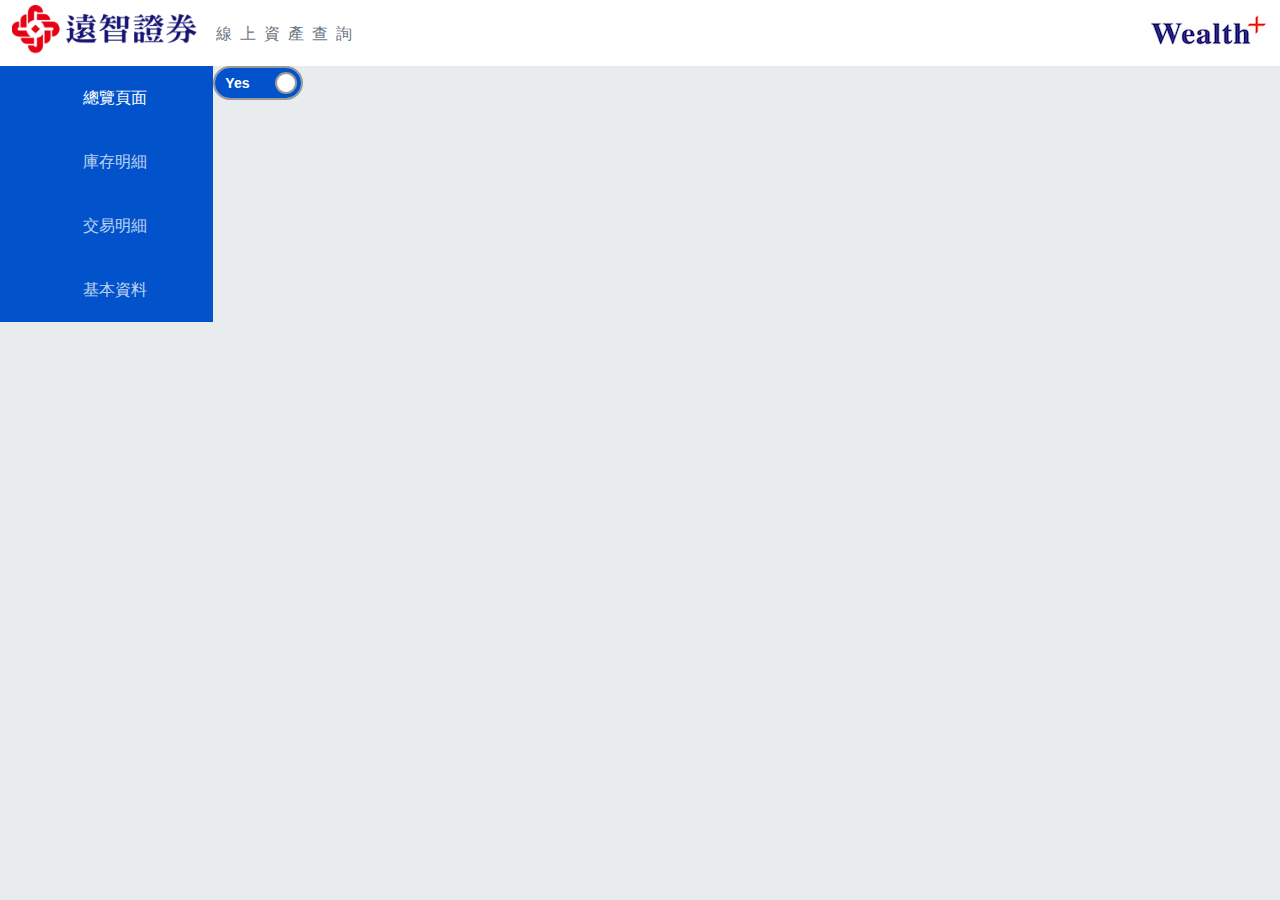
<file: index_cusAUM.html>
<!DOCTYPE html>
<html lang="en">
<head>
    <meta charset="UTF-8">
    <meta http-equiv="X-UA-Compatible" content="IE=edge">
    <meta name="viewport" content="width=device-width, initial-scale=1.0">
    <link rel="stylesheet" href="css/all.css">
    <link rel="stylesheet" href="https://use.fontawesome.com/releases/v5.15.3/css/all.css" integrity="sha384-SZXxX4whJ79/gErwcOYf+zWLeJdY/qpuqC4cAa9rOGUstPomtqpuNWT9wdPEn2fk" crossorigin="anonymous">
    <style type="text/css">
      .onoffswitch {
    position: relative; width: 90px;
    -webkit-user-select:none; -moz-user-select:none; -ms-user-select: none;
}
.onoffswitch-checkbox {
    position: absolute;
    opacity: 0;
    pointer-events: none;
}
.onoffswitch-label {
    display: block; overflow: hidden; cursor: pointer;
    border: 2px solid #999999; border-radius: 20px;
}
.onoffswitch-inner {
    display: block; width: 200%; margin-left: -100%;
    transition: margin 0.3s ease-in 0s;
}
.onoffswitch-inner:before, .onoffswitch-inner:after {
    display: block; float: left; width: 50%; height: 30px; padding: 0; line-height: 30px;
    font-size: 14px; color: white; font-family: Trebuchet, Arial, sans-serif; font-weight: bold;
    box-sizing: border-box;
}
.onoffswitch-inner:before {
    content: "Yes";
    padding-left: 10px;
    background-color: #0253CB; color: #FFFFFF;
}
.onoffswitch-inner:after {
    content: "No";
    padding-right: 10px;
    background-color: #EEEEEE; color: #999999;
    text-align: right;
}
.onoffswitch-switch {
    display: block; width: 22px; height: 22px; margin: 6px;
    background: #FFFFFF;
    position: absolute; top: 0; bottom: 0;
    right: 56px;
    border: 2px solid #999999; border-radius: 20px;
    transition: all 0.3s ease-in 0s; 
}
.onoffswitch-checkbox:checked + .onoffswitch-label .onoffswitch-inner {
    margin-left: 0;
}
.onoffswitch-checkbox:checked + .onoffswitch-label .onoffswitch-switch {
    right: 0px; 
}
    </style>
    <title>遠智證券 - 線上資產查詢</title>
</head>
<body>
    <header class="sticky-top">
        <div class="container-fluid d-flex justify-content-between">
        <h1 class="logo"><a href="index.html">線上資產查詢</a></h1>
        <h2 class="wealth d-none d-md-block"><img src="img/wealth.png" alt=""></h2>
    </div>
    </header>
    <!-- Navbar -->
        <div class="row g-0">
        <nav class="navbar navbar-expand-md col-lg-2 col-md-3 pt-md-0 navbar-dark bg-primary">
            <!-- <div class="container-fluid h-100"> -->
              <button class="navbar-toggler" type="button" data-bs-toggle="collapse" data-bs-target="#sideBar">
                <span class="navbar-toggler-icon"></span>
              </button>
              <div class="collapse navbar-collapse h-100" id="sideBar">
                <ul class="navbar-nav mb-2 mb-lg-0 w-100 h-100 d-flex flex-column justify-content-md-start">
                  <li class="nav-item text-center">
                    <a class="nav-link active" aria-current="page" href="#"><i class="fas fa-home"></i>總覽頁面</a>
                  </li>
                  <li class="nav-item text-center">
                    <a class="nav-link" href="#"><i class="fas fa-piggy-bank"></i>庫存明細</a>
                  </li>
                  <li class="nav-item text-center">
                    <a class="nav-link" href="#"><i class="fas fa-list-alt"></i>交易明細</a>
                  </li>
                  <li class="nav-item text-center">
                    <a class="nav-link" href="#"><i class="fas fa-user-alt"></i>基本資料</a>
                  </li>
                </ul>
              </div>
            <!-- </div> -->
          </nav>
          <!-- Main content -->
          <main class="col-md-9 d-flex">
              <div class="onoffswitch">
                <input type="checkbox" name="onoffswitch" class="onoffswitch-checkbox" id="myonoffswitch" tabindex="0" checked>
                <label class="onoffswitch-label" for="myonoffswitch">
                    <span class="onoffswitch-inner"></span>
                    <span class="onoffswitch-switch"></span>
                </label>
            </div>
          </main>
        </div>
<script src="js/bootstrap.bundle.js"></script>
</body>
</html>
</file>
